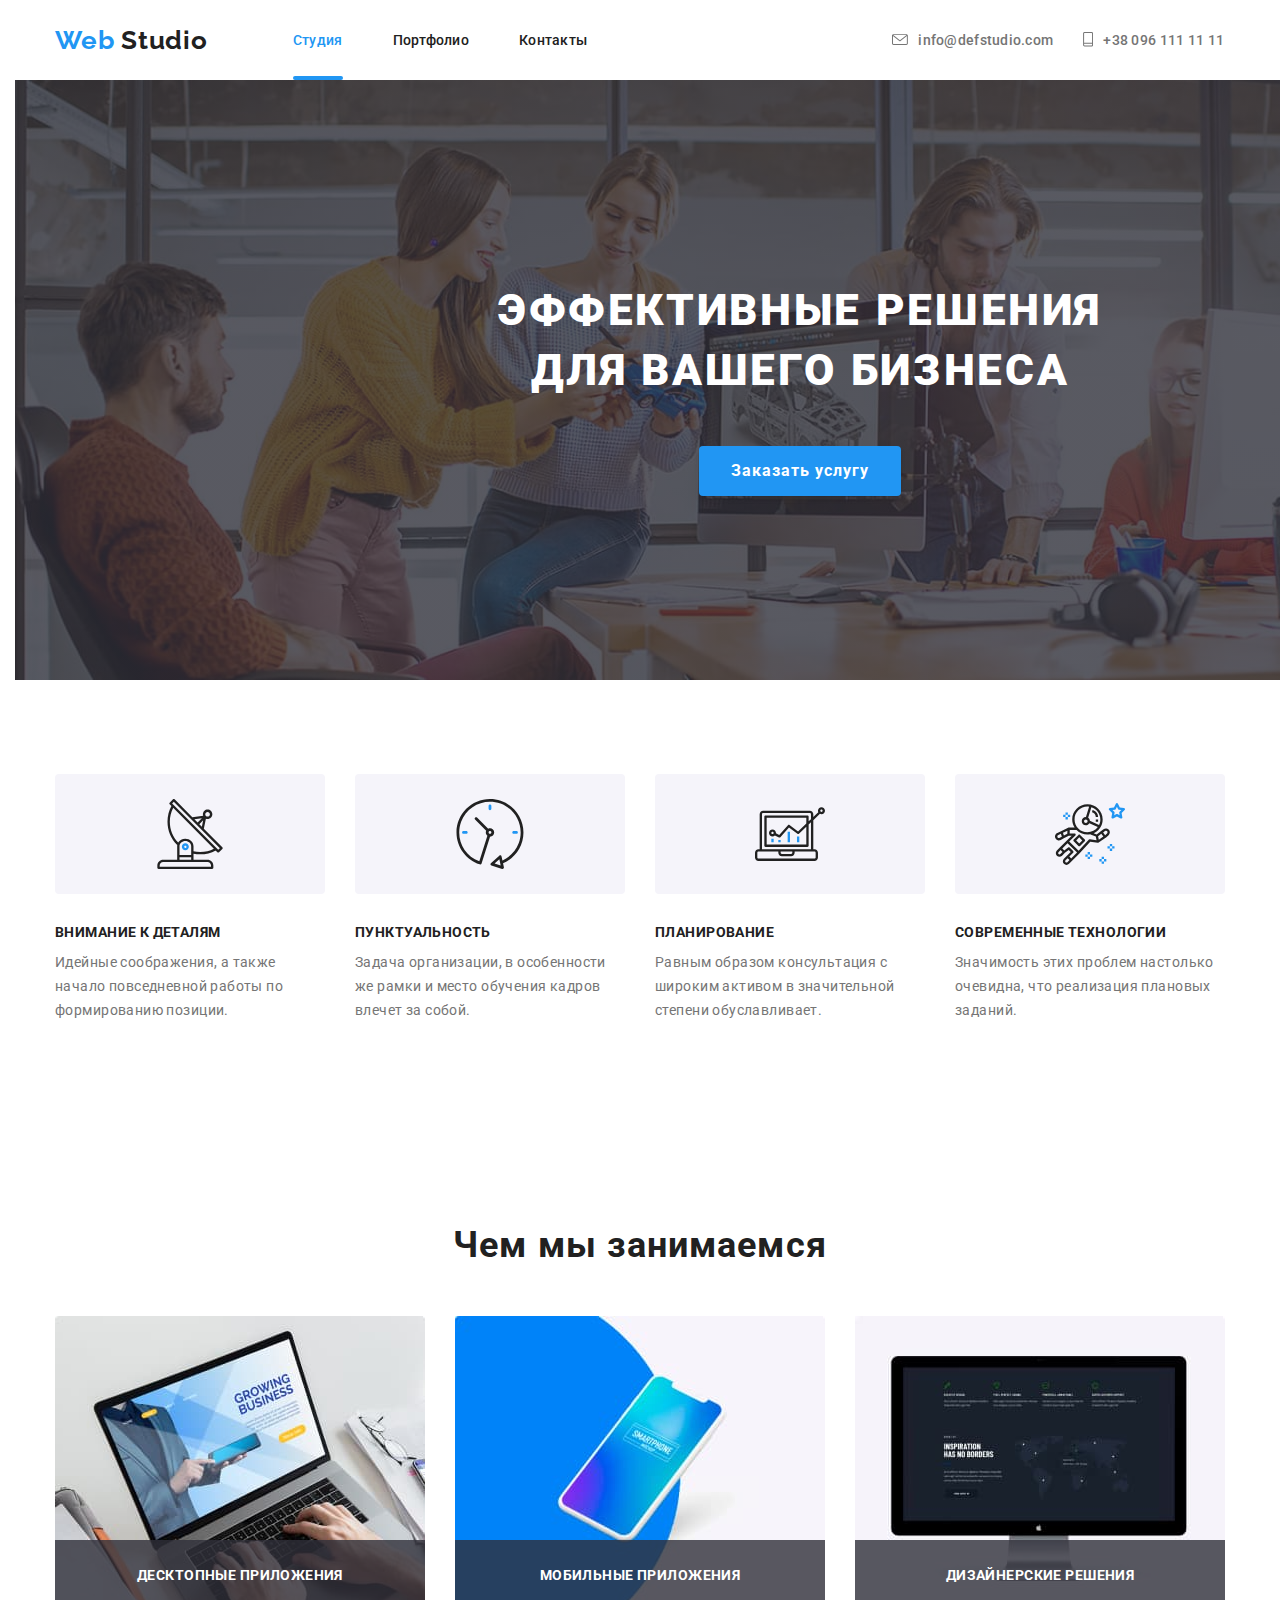
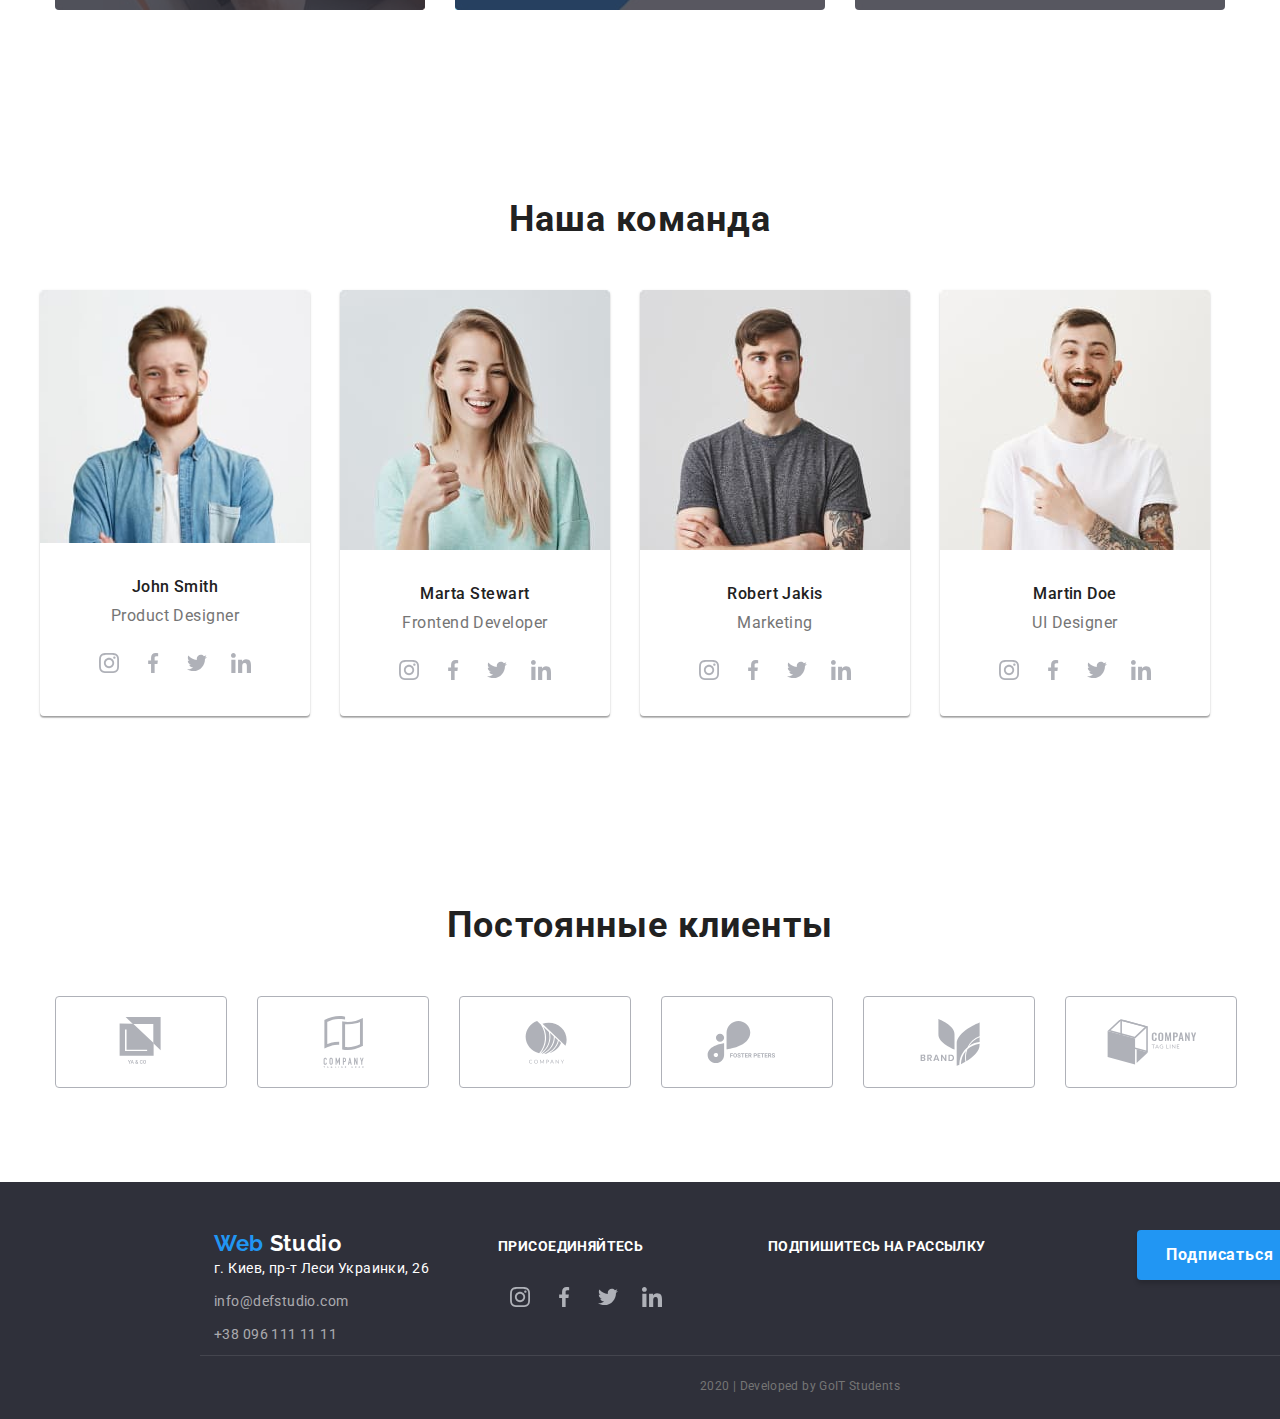
<file: index.html>
<!DOCTYPE html>
<html lang="ru">
  <head>
    <meta charset="UTF-8" />
    <meta name="viewport" content="width=device-width, initial-scale=1.0" />
    <link
      href="https://fonts.googleapis.com/css2?family=Raleway:wght@700&family=Roboto:wght@400;500;700;900&display=swap"
      rel="stylesheet"
    />
    <link
      rel="stylesheet"
      href="https://cdnjs.cloudflare.com/ajax/libs/modern-normalize/0.6.0/modern-normalize.min.css"
    />
    <link rel="stylesheet" href="./css/styles.css" />
    <title>Web Studio</title>
  </head>
  <body>
    <header>
      <div class="container">
        <div class="header-title">
          <nav class="header">
            <a class="logos" href="/"> <span class="logo">Web</span> Studio</a>
            <ul class="social-links">
              <li class="link-title">
                <a href="./index.html" class="link">Студия</a>
              </li>
              <li class="link-title">
                <a href="./portfolio.html">Портфолио</a>
              </li>
              <li class="link-title"><a href="">Контакты</a></li>
            </ul>
          </nav>
          <ul class="contacts">
            <li class="contacts-item">
              <div class="contact-mail">
                <a class="phone" href="maito:info@defstudio.com">
                <svg>
                    <use href="./images/symbol-defs.svg#icon-envelope"></use>
                  </svg>info@defstudio.com</a></div>
            </li>
            <li class="contacts-item">
              <div class="contact-phone">
               <a class="phone-icone" href="tel:+380961111111">
                <svg class="contact-tel">
                  <use href="./images/symbol-defs.svg#icon-tel"></use>
                </svg>+38 096 111 11 11</a></div>
            </li>
          </ul>
        </div>
      </div>
    </header>
    <main>
            <section>
              <div class="box-container">                  
        <div class="averlay">
          <h1 class="preview">эффективные решения для вашего бизнеса</h1>
          <div class="button-items">
            <a class="button" href="">Заказать услугу</a>
        </div> </div>
      </section>
      <section>
        <div class="container-box">
        <h2 class="none">Преимущества нашей студии</h2>
        <ul class="box">
          <li class="box-title">
            <div class="inside">
              <svg class="size">
                <use href="./images/symbol-defs.svg#icon-antenna"></use>
                </svg>
            </div>
            <p class="item">Внимание к деталям</p>
            <p class="text">
              Идейные соображения, а также начало повседневной работы по
              формированию позиции.
            </p>
          </li>
          <li class="box-title">
            <div class="inside">
              <svg class="size">
                <use href="./images/symbol-defs.svg#icon-clock"></use>
              </svg>
            </div>
            <p class="item">Пунктуальность</p>
            <p class="text">
              Задача организации, в особенности же рамки и место обучения кадров
              влечет за собой.
            </p>
          </li>
          <li class="box-title">
            <div class="inside">
              <svg class="size">
                <use href="./images/symbol-defs.svg#icon-computer"></use>
              </svg>
            </div>
            <p class="item">Планирование</p>
            <p class="text">
              Равным образом консультация с широким активом в значительной
              степени обуславливает.
            </p>
          </li>

          <li class="box-title">
            <div class="inside">
              <svg class="size">
                <use href="./images/symbol-defs.svg#icon-cosmonaut"></use>
              </svg>
            </div>
            <p class="item">Современные технологии</p>
            <p class="text">
              Значимость этих проблем настолько очевидна, что реализация
              плановых заданий.
            </p>
          </li>
        </ul>
        </div>
        </div>
      </section>
      <section>
        <div class="container-box">
        <h2 class="heading">Чем мы занимаемся</h2>
        <ul class="items-title">
          <li class="heading-title">
            <img src="./images/comp11.jpg" alt="Компьютер" />
             <p class="items">Десктопные приложения</p>
          </li>
          <li class="heading-title">
            <img src="./images/telephone1.jpg" alt="Телефон" />
              <p class="items">Мобильные приложения</p>
            </li>
          <li class="heading-title">
            <img src="./images/comp21.jpg" alt="Стационарный компьютер" />
              <p class="items">Дизайнерские решения</p>
          </li>
        </ul>
        </div>
        </div>
      </section>
      <section>
        <div class="container-box">
        <h2 class="heading">Наша команда</h2>
        <ul class="meta">
          <li class="holder">
            <img src="./images/jhon1.jpg" alt="Фото John Smith" width="270" class="photo"/>
            <h3 class="name">John Smith</h3>
            <p class="desc">Product Designer</p>
            <ul class="socials">
              <li>
                <a href="https://www.instagram.com/?hl=ru"class="socials-title">
                <div class="soc">
                  <svg class="soc-size">
                    <use href="./images/symbol-defs.svg#icon-instagram"></use>
                  </svg>
                </div>
              </a>
              </li>
              <li >
                <a href="https://www.facebook.com/" class="socials-title">
                <div class="soc">
                  <svg class="soc-size">
                    <use href="./images/symbol-defs.svg#icon-facebook"></use>
                  </svg>
                </div>
                </a>
              </li>
              <li >
                <a href="https://twitter.com/explore" class="socials-title">
                <div class="soc">
                  <svg class="soc-size">
                    <use href="./images/symbol-defs.svg#icon-twitter"></use>
                  </svg>
                </div>
                </a>
              </li>
              <li>
                <a href="https://www.linkedin.com/" class="socials-title">
                <div class="soc">
                  <svg class="soc-size">
                    <use href="./images/symbol-defs.svg#icon-linkedln"></use>
                  </svg>
                </div>
                </a>
              </li>
            </ul>
          </li>
          <li class="holder">
            <img
              src="./images/marta1.jpg"
              alt="Фото Marta Stewart"
              width="270" class="photo"
            />
            <h3 class="name">Marta Stewart</h3>
            <p class="desc">Frontend Developer</p>
            <ul class="socials">
              <li>
                <a href="https://www.instagram.com/?hl=ru" class="socials-title">
                  <div class="soc">
                    <svg class="soc-size">
                      <use href="./images/symbol-defs.svg#icon-instagram"></use>
                    </svg>
                  </div>
                </a>
              </li>
              <li>
                <a href="https://www.facebook.com/" class="socials-title">
                  <div class="soc">
                    <svg class="soc-size">
                      <use href="./images/symbol-defs.svg#icon-facebook"></use>
                    </svg>
                  </div>
                </a>
              </li>
              <li>
                <a href="https://twitter.com/explore" class="socials-title">
                  <div class="soc">
                    <svg class="soc-size">
                      <use href="./images/symbol-defs.svg#icon-twitter"></use>
                    </svg>
                  </div>
                </a>
              </li>
              <li>
                <a href="https://www.linkedin.com/" class="socials-title">
                  <div class="soc">
                    <svg class="soc-size">
                      <use href="./images/symbol-defs.svg#icon-linkedln"></use>
                    </svg>
                  </div>
                </a>
              </li>
            </ul>
          </li>
          <li class="holder">
            <img
              src="./images/robert1.jpg"
              alt="Фото Robert Jakis"
              width="270" class="photo"
            />
            <h3 class="name">Robert Jakis</h3>
            <p class="desc">Marketing</p>
            <ul class="socials">
              <li>
                <a href="https://www.instagram.com/?hl=ru" class="socials-title">
                  <div class="soc">
                    <svg class="soc-size">
                      <use href="./images/symbol-defs.svg#icon-instagram"></use>
                    </svg>
                  </div>
                </a>
              </li>
              <li>
                <a href="https://www.facebook.com/" class="socials-title">
                  <div class="soc">
                    <svg class="soc-size">
                      <use href="./images/symbol-defs.svg#icon-facebook"></use>
                    </svg>
                  </div>
                </a>
              </li>
              <li>
                <a href="https://twitter.com/explore" class="socials-title">
                  <div class="soc">
                    <svg class="soc-size">
                      <use href="./images/symbol-defs.svg#icon-twitter"></use>
                    </svg>
                  </div>
                </a>
              </li>
              <li>
                <a href="https://www.linkedin.com/" class="socials-title">
                  <div class="soc">
                    <svg class="soc-size">
                      <use href="./images/symbol-defs.svg#icon-linkedln"></use>
                    </svg>
                  </div>
                </a>
              </li>
            </ul>
          </li>
          <li class="holder">
            <img
              src="./images/martin1.jpg"
              alt="Фото Martin Doe"
              width="270"
              height="260" class="photo"
            />
            <h3 class="name">Martin Doe</h3>
            <p class="desc">UI Designer</p>
            <ul class="socials">
              <li>
                <a href="https://www.instagram.com/?hl=ru" class="socials-title">
                  <div class="soc">
                    <svg class="soc-size">
                      <use href="./images/symbol-defs.svg#icon-instagram"></use>
                    </svg>
                  </div>
                </a>
              </li>
              <li>
                <a href="https://www.facebook.com/" class="socials-title">
                  <div class="soc">
                    <svg class="soc-size">
                      <use href="./images/symbol-defs.svg#icon-facebook"></use>
                    </svg>
                  </div>
                </a>
              </li>
              <li>
                <a href="https://twitter.com/explore" class="socials-title">
                  <div class="soc">
                    <svg class="soc-size">
                      <use href="./images/symbol-defs.svg#icon-twitter"></use>
                    </svg>
                  </div>
                </a>
              </li>
              <li>
                <a href="https://www.linkedin.com/" class="socials-title">
                  <div class="soc">
                    <svg class="soc-size">
                      <use href="./images/symbol-defs.svg#icon-linkedln"></use>
                    </svg>
                  </div>
                </a>
              </li>
            </ul>
          </li>
        </ul>
        </div>
      </section>
      <section>
        <div class="container-box">
        <h2 class="heading">Постоянные клиенты</h2>
        <ul class="list">
          <li class="list-title">
            <a href="" class="list-t">
              <svg class="list-l">
                <use href="./images/symbol-defs.svg#icon-client1"></use>
              </svg>
            </a>
          </li>
          <li class="list-title">
            <a href="" class="list-t">
              <svg class="list-l">
                <use href="./images/symbol-defs.svg#icon-client2"></use>
              </svg>
            </a>
          </li>
          <li class="list-title">
            <a href="" class="list-t">
              <svg class="list-l">
                <use href="./images/symbol-defs.svg#icon-client3"></use>
              </svg>
            </a>
          </li>
          <li class="list-title">
            <a href="" class="list-t">
              <svg class="list-l">
                <use href="./images/symbol-defs.svg#icon-client4"></use>
              </svg>
            </a>
          </li>
          <li class="list-title">
            <a href="" class="list-t">
              <svg class="list-l">
                <use href="./images/symbol-defs.svg#icon-client5"></use>
              </svg>
            </a>
          </li>
          <li class="list-title">
            <a href="" class="list-t">
              <svg class="list-l">
                <use href="./images/symbol-defs.svg#icon-client6"></use>
              </svg>
            </a>
          </li>
        </ul>
        </div>
      </section>
    </main>
    <footer>
      <div class="container-footer">
      <div class="footer">
        <div class="avatar">
          <a href="/" class="logos-footer">
            <span class="logo">Web</span> Studio</a>
          <address>
            <ul class="adress">
              <div class="adress">г. Киев, пр-т Леси Украинки, 26</div>
              <li class="mobile-title">
                <a href="maito:info@defstudio.com" class="mobile">info@defstudio.com</a>
              </li>
              <li class="mobile-title">
                <a href="tel:+380961111111" class="mobile">+38 096 111 11 11</a>
              </li>
            </ul>
          </address>
        </div>
        <div class="content">
          <p class="list-items">Присоединяйтесь</p>
          <ul class="content-title">
            <li>
              <a href="https://www.instagram.com/?hl=ru" class="socials-title">
                <div class="soc">
                  <svg class="soc-size">
                    <use href="./images/symbol-defs.svg#icon-instagram"></use>
                  </svg>
                </div>
              </a>
              </li>
              <li>
                <a href="https://www.facebook.com/" class="socials-title">
                  <div class="soc">
                    <svg class="soc-size">
                      <use href="./images/symbol-defs.svg#icon-facebook"></use>
                    </svg>
                  </div>
                </a>
              </li>
              <li>
                <a href="https://twitter.com/explore" class="socials-title">
                  <div class="soc">
                    <svg class="soc-size">
                      <use href="./images/symbol-defs.svg#icon-twitter"></use>
                    </svg>
                  </div>
                </a>
              </li>
              <li>
                <a href="https://www.linkedin.com/" class="socials-title">
                  <div class="soc">
                    <svg class="soc-size">
                      <use href="./images/symbol-defs.svg#icon-linkedln"></use>
                    </svg>
                  </div>
                </a>
              </li>
          </ul>
        </div>
        <div class="aside-list"> 
          <p class="list-items">Подпишитесь на рассылку</p>
          </div>
          <div >
            <a  class="button-footer" href="">Подписаться</a>
          </div>
      </div>
    <div class="aside">
      <p class="aside-footer">2020 | Developed by GoIT Students</p>
    </div>
      </div>
    </footer>
  </body>
</html>
</file>
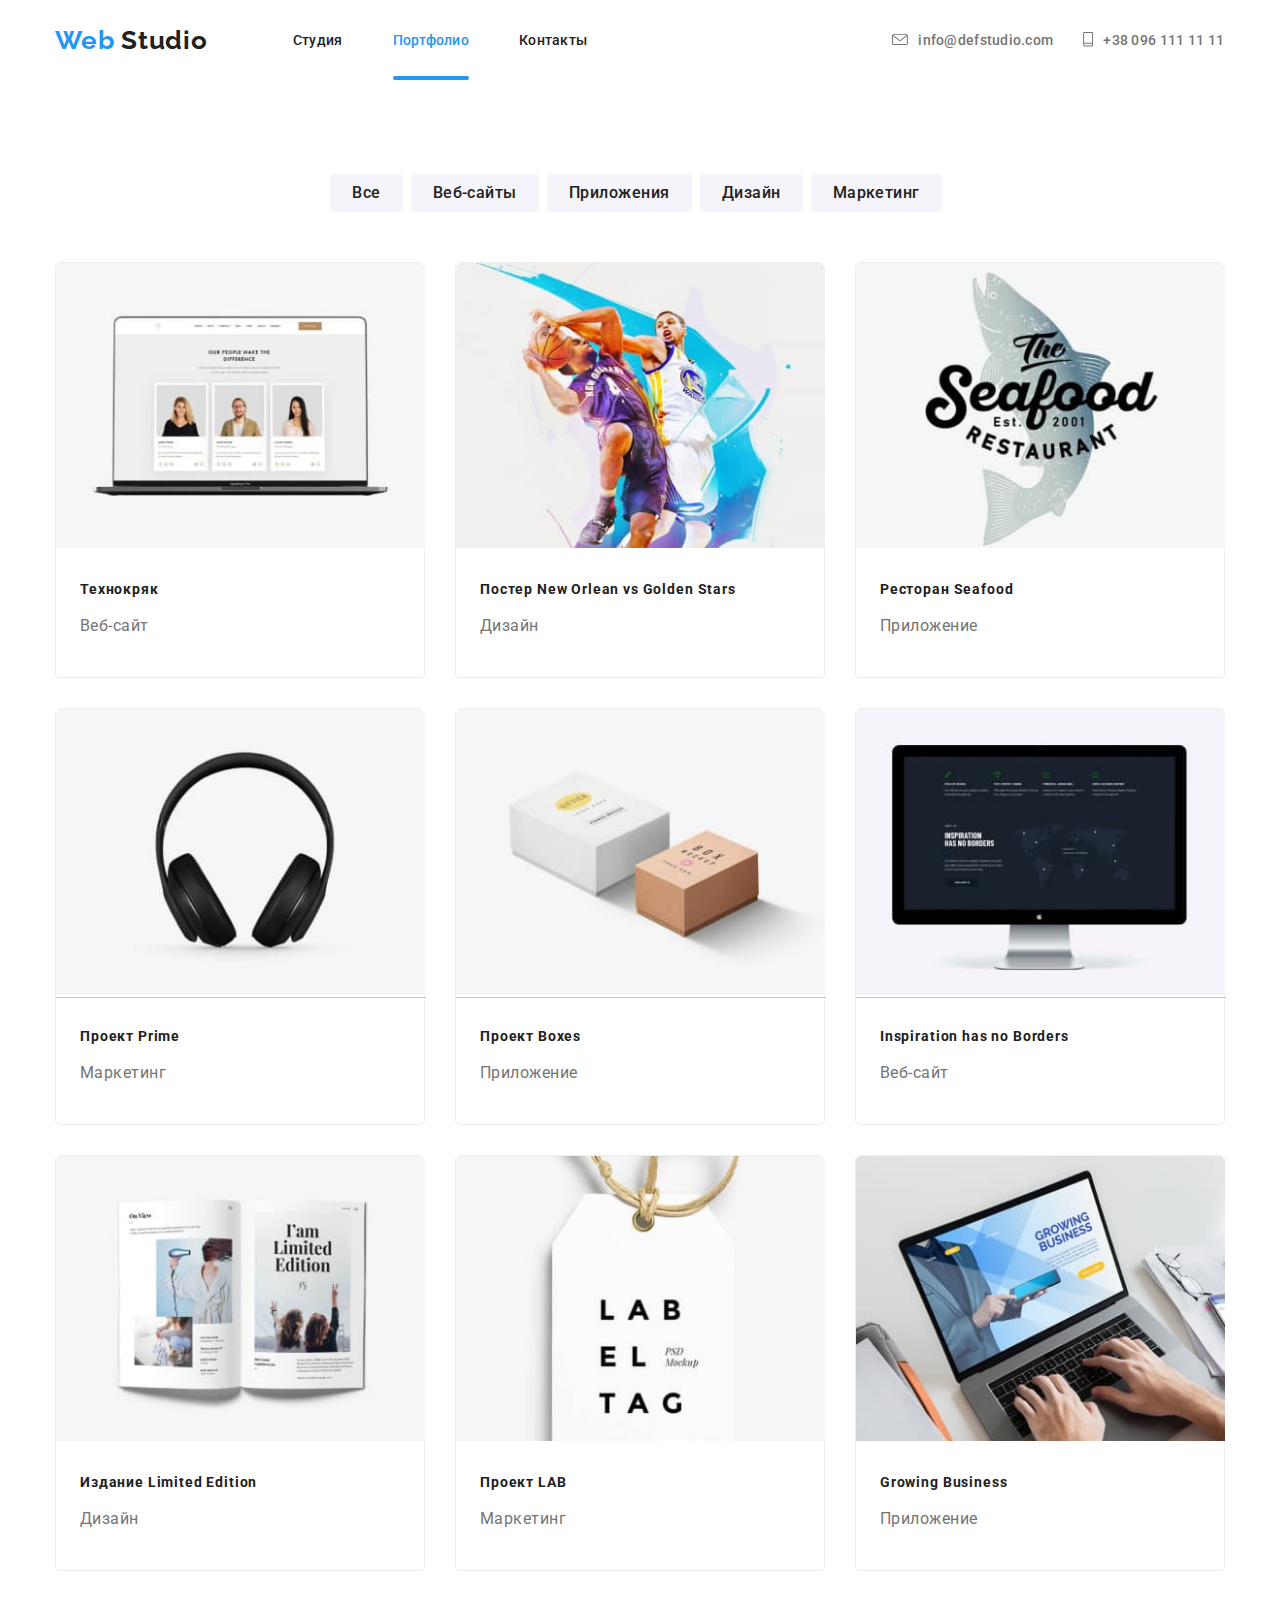
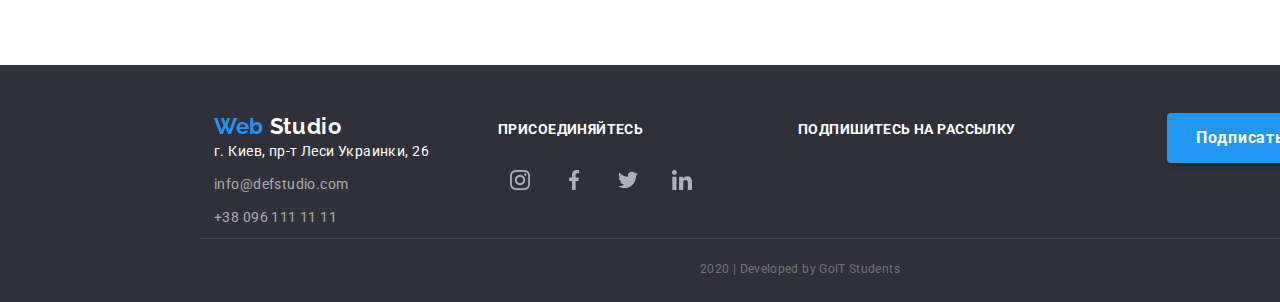
<file: portfolio.html>
<!DOCTYPE html>
<html lang="ru">
  <head>
    <meta charset="UTF-8" />
    <meta name="viewport" content="width=device-width, initial-scale=1.0" />
    <link
      href="https://fonts.googleapis.com/css2?family=Raleway:wght@700&family=Roboto:wght@400;500;700;900&display=swap"
      rel="stylesheet"
    />
    <link
      rel="stylesheet"
      href="https://cdnjs.cloudflare.com/ajax/libs/modern-normalize/0.6.0/modern-normalize.min.css"
    />
    <link rel="stylesheet" href="./css/styles.css" />
    <title>Web Studio</title>
  </head>
  <body>
    <header>
      <div class="container">
        <div class="header-title">
          <nav class="header">
            <a class="logos" href="/"> <span class="logo">Web</span> Studio</a>
            <ul class="social-links">
              <li class="link-title">
                <a href="./index.html">Студия</a>
              </li>
              <li class="link-title">
                <a href="./portfolio.html" class="link">Портфолио</a>
              </li>
              <li class="link-title"><a href="">Контакты</a></li>
            </ul>
          </nav>
          <ul class="contacts">
            <li class="contacts-item">
              <div class="contact-mail">
                <a class="phone" href="maito:info@defstudio.com">
                  <svg>
                    <use href="./images/symbol-defs.svg#icon-envelope"></use>
                  </svg>info@defstudio.com</a></div>
            </li>
            <li class="contacts-item">
              <div class="contact-phone">
                <a class="phone-icone" href="tel:+380961111111">
                  <svg class="contact-tel">
                    <use href="./images/symbol-defs.svg#icon-tel"></use>
                  </svg>+38 096 111 11 11</a></div>
            </li>
          </ul>
        </div>
      </div>
    </header>
    <main>
      <div class="none"><h1>Портфолио</h1></div>
      <div class="flex">
        <ul class="widget">
        <li >
          <a href="" class="title">Все</a></li>
          <li>
            <a href="" class="title">Веб-сайты</a></li>
            <li>
              <a href="" class="title">Приложения</a></li>
              <li>
                <a href="" class="title">Дизайн</a></li>
              <li>
                <li>
                  <a href="" class="title">Маркетинг</a></li>
                <li>
              </ul>
      <ul class="flex-container">
        <li class="flex-element">
          <a href="" class="subject-title">
            <div class="picture-subject">
              <img src="./images/tehnokryak1.jpg" alt="Компьютер с открытой веб-страницей"/>
            <div class="overlay"><p class="subject-text">Технокряк это современная площадка распространения коронавируса. Компании используют эту
              платформу для цифрового
              шпионажа и атак на защищённые сервера конкурентов.</p></div>
            </div>
            <h2 class="subject">Технокряк</h2>
            <p class="subtitle">Веб-сайт</p>
          </a>
        </li>
        <li class="flex-element">
          <a href="" class="subject-title">
            <div class="picture-subject">
            <img src="./images/man1.jpg" alt="Баскетболисты борющиеся за мяч" />
            <div class="overlay">
              <p class="subject-text">Lorem ipsum dolor sit amet.</p>
            </div>
            </div>
           <h2 class="subject">Постер New Orlean vs Golden Stars</h2>
          <p class="subtitle">Дизайн</p>
          </a>
        </li>
        <li class="flex-element">
          <a href="" class="subject-title">
            <div class="picture-subject">
            <img src="./images/fish1.jpg" alt="Логотип ресторана Seafood" />
            <div class="overlay">
              <p class="subject-text">Lorem ipsum dolor sit amet.</p>
            </div>
            </div>
          <h2 class="subject">Ресторан Seafood</h2>
          <p class="subtitle">Приложение</p>
          </a>          
        </li>
        <li class="flex-element">
          <a href="" class="subject-title">
            <div class="picture-subject">
            <img src="./images/hp1.jpg" alt="Наушники" />
            <div class="overlay">
              <p class="subject-text">Lorem ipsum dolor sit amet.</p>
            </div>
            </div>
          <h2 class="subject">Проект Prime</h2>
          <p class="subtitle">Маркетинг</p>
          </a>
        </li>
        <li class="flex-element">
          <a href="" class="subject-title">
            <div class="picture-subject">
            <img src="./images/box1.jpg" alt="Две коробки на столе" />
            <div class="overlay">
              <p class="subject-text">Lorem ipsum dolor sit amet.</p>
            </div>
            </div>
          <h2 class="subject">Проект Boxes</h2>
          <p class="subtitle">Приложение</p>
          </a>
        </li>
        <li class="flex-element">
          <a href="" class="subject-title">
            <div class="picture-subject">
            <img src="./images/comp31.jpg" alt="Компьютер" />
            <div class="overlay">
              <p class="subject-text">Lorem ipsum dolor sit amet.</p>
            </div>
            </div>
          <h2 class="subject">Inspiration has no Borders</h2>
          <p class="subtitle">Веб-сайт</p>
          </a>
        </li>
        <li class="flex-element">
          <a href="" class="subject-title">
            <div class="picture-subject">
            <img src="./images/book1.jpg" alt="Развернутая книга на столе" />
            <div class="overlay">
              <p class="subject-text">Lorem ipsum dolor sit amet.</p>
            </div>
            </div>
          <h2 class="subject">Издание Limited Edition</h2>
          <p class="subtitle">Дизайн</p>
          </a>
        </li>
        <li class="flex-element">
          <a href="" class="subject-title">
            <div class="picture-subject">
            <img src="./images/lab1.jpg" alt="Бирка с логотипом Лаб" />
            <div class="overlay">
              <p class="subject-text">Lorem ipsum dolor sit amet.</p>
            </div>
            </div>
          <h2 class="subject">Проект LAB</h2>
          <p class="subtitle">Маркетинг</p>
          </a>
        </li>
        <li class="flex-element">
          <a href="" class="subject-title">
            <div class="picture-subject">
            <img src="./images/laptop1.jpg" alt="Ноутбук" />
            <div class="overlay">
              <p class="subject-text">Lorem ipsum dolor sit amet.</p>
            </div>
            </div>
          <h2 class="subject">Growing Business</h2>
          <p class="subtitle">Приложение</p>
          </a>
        </li></div>
      </ul>
    </main>
    <footer>
      <div class="container-footer">
        <div class="footer">
          <div class="avatar">
            <a href="/" class="logos-footer">
              <span class="logo">Web</span> Studio</a>
            <address>
              <ul class="adress">
                <div class="adress">г. Киев, пр-т Леси Украинки, 26</div>
                <li class="mobile-title">
                  <a href="maito:info@defstudio.com" class="mobile">info@defstudio.com</a>
                </li>
                <li class="mobile-title">
                  <a href="tel:+380961111111" class="mobile">+38 096 111 11 11</a>
                </li>
              </ul>
            </address>
          </div>
          <div class="content">
            <p class="list-items">Присоединяйтесь</p>
            <ul class="content-title">
              <li class="socials-title">
                <div class="soc">
                  <svg class="soc-size">
                    <use href="./images/symbol-defs.svg#icon-instagram"></use>
                  </svg>
                </div>
                <a href="https://www.instagram.com/?hl=ru"></a>
              </li>
              <li class="socials-title">
                <div class="soc">
                  <svg class="soc-size">
                    <use href="./images/symbol-defs.svg#icon-facebook"></use>
                  </svg>
                </div>
                <a href="https://www.facebook.com/"></a>
              </li>
              <li class="socials-title">
                <div class="soc">
                  <svg class="soc-size">
                    <use href="./images/symbol-defs.svg#icon-twitter"></use>
                  </svg>
                </div>
                <a href="https://twitter.com/explore"></a>
              </li>
              <li class="socials-title">
                <div class="soc">
                  <svg class="soc-size">
                    <use href="./images/symbol-defs.svg#icon-linkedln"></use>
                  </svg>
                </div>
                <a href="https://www.linkedin.com/"></a>
              </li>
            </ul>
          </div>
          <div class="aside-list">
            <p class="list-items">Подпишитесь на рассылку</p>
          </div>
          <div>
            <a class="button-footer" href="">Подписаться</a>
          </div>
        </div>
        <div class="aside">
          <p class="aside-footer">2020 | Developed by GoIT Students</p>
        </div>
      </div>
    </footer>
  </body>
</html>
</file>
<file: css/styles.css>
html {
  box-sizing: border-box;
}

*,
*::before,
*::after {
  box-sizing: inherit;
}

body {
  font-family: Roboto;
  color: #212121;
}
.header {
  display: flex;
  align-items: center;
  background: #ffffff;
  color: #212121;
  font-family: Roboto;
  font-style: normal;
  font-weight: 500;
  font-size: 14px;
  line-height: 16px;
  letter-spacing: 0.02em;
}
.header-title {
  display: flex;
  height: 80px;
  align-items: center;
}
.container {
  width: 1200px;
  margin-left: auto;
  margin-right: auto;
  padding-left: 15px;
  padding-right: 15px;
}
.container-box {
  align-items: center;
  width: 1200px;
  margin-left: auto;
  margin-right: auto;
  padding-left: 15px;
  padding-right: 15px;
  padding-top: 94px;
  padding-bottom: 94px;
}
.container-footer {
  align-items: center;
  width: 1600px;
  margin-left: auto;
  margin-right: auto;
  padding-top: 48px;
  padding-bottom: 21px;
  background: #2f303a;
}
.box-container {
  align-items: center;
  width: 1600px;
  margin-left: auto;
  margin-right: auto;
  padding-left: 15px;
  padding-right: 15px;
}
.averlay {
  height: 600px;
  max-width: 1600px;
  background-image: linear-gradient(
      to right,
      rgba(47, 48, 58, 0.8),
      rgba(47, 48, 58, 0.8)
    ),
    url(../images/Header1.jpg);
  background-repeat: no-repeat;
  background-position: center;
  background-size: cover;
  padding-top: 200px;
  padding-bottom: 200px;
}
.flex-container {
  display: flex;
  flex-wrap: wrap;
  align-items: center;
  width: 1200px;
  margin-left: auto;
  margin-right: auto;
}
.flex-element {
  width: calc((100% - 90px) / 3);
  margin-right: 30px;
  margin-bottom: 30px;
  background: #ffffff;
  border: 1px solid #eeeeee;
  box-sizing: border-box;
  border-radius: 5px;
}
.flex-element:nth-last-child(-n + 3) {
  margin-bottom: 0;
}
.flex-element:nth-child(3n) {
  margin-right: 0;
}
.flex-element:hover {
  box-shadow: 1px 4px 6px rgba(0, 0, 0, 0.16), 0px 4px 4px rgba(0, 0, 0, 0.06),
    0px 1px 1px rgba(0, 0, 0, 0.12);
}
.subject-title:focus {
  box-shadow: 1px 4px 6px rgba(0, 0, 0, 0.16), 0px 4px 4px rgba(0, 0, 0, 0.06),
    0px 1px 1px rgba(0, 0, 0, 0.12);
}
.flex-element img {
  max-width: 369px;
}
.logo {
  color: #2196f3;
}
.logos {
  justify-content: start;
  margin-right: 85px;
  font-style: normal;
  font-weight: bold;
  font-size: 26px;
  line-height: 31px;
  letter-spacing: 0.03em;
  font-family: Raleway;
}
.logos-footer {
  margin-bottom: 10px;
  font-family: Raleway;
  font-style: normal;
  font-weight: bold;
  font-size: 22px;
  line-height: 26px;
  letter-spacing: 0.03em;
  color: #ffffff;
}
a {
  margin-top: 0;
  margin-bottom: 0;
  padding-top: 0;
  padding-bottom: 0;
  text-decoration: none;
  font-size: 14px;
  line-height: 16px;
  color: #212121;
}
a:hover {
  color: #2196f3;
}
a:hover.title {
  color: white !important;
}
a:hover.button {
  color: white !important;
}
a:hover.button-footer {
  color: white !important;
}
a:hover.subject-title {
  color: #212121 !important;
}

ul {
  margin-top: 0;
  margin-bottom: 0;
  margin-left: 0;
  margin-right: 0;
  list-style: none;
  padding-left: 0;
  padding-top: 0;
  padding-right: 0;
}
.link {
  position: relative;
  color: #2196f3;
  font-style: normal;
  font-weight: 500;
  font-size: 14px;
  line-height: 16px;
  letter-spacing: 0.02em;
}
.link::after {
  display: block;
  position: absolute;
  content: '';
  left: 0;
  bottom: 0;
  width: 100%;
  height: 4px;
  background-color: #2196f3;
  border-radius: 2px;
}
.social-links {
  display: flex;
  font-style: normal;
  font-weight: 500;
  font-size: 14px;
  line-height: 16px;
  letter-spacing: 0.02em;
}
.social-links a:focus {
  color: #2196f3;
}
.link-title {
  display: block;
  margin-right: 50px;
  font-style: normal;
  font-weight: 500;
  font-size: 14px;
  line-height: 16px;
  letter-spacing: 0.02em;
}
.link-title a {
  padding-top: 32px;
  padding-bottom: 32px;
}
a {
  transition-property: color;
  transition-duration: 250ms;
  transition-timing-function: cubic-bezier(0.4, 0, 0.2, 1);
}
.link-title:last-child {
  margin-right: 0;
}
.adress {
  margin-bottom: 9px;
  font-style: normal;
  font-weight: normal;
  font-size: 14px;
  line-height: 24px;
  letter-spacing: 0.03em;
  color: #ffffff;
}
.mobile {
  font-style: normal;
  font-weight: normal;
  font-size: 14px;
  line-height: 24px;
  letter-spacing: 0.03em;
  color: rgba(255, 255, 255, 0.6);
}
.mobile-title {
  margin-bottom: 9px;
}
.mobile-title:last-child {
  margin-bottom: 0px;
}
.phone {
  color: #757575;
  font-style: normal;
  font-weight: 500;
  font-size: 14px;
  line-height: 16px;
  letter-spacing: 0.02em;
  transition-property: color;
  transition-duration: 250ms;
  transition-timing-function: cubic-bezier(0.4, 0, 0.2, 1);
}
.phone:hover {
  color: #2196f3;
}
.phone:focus {
  color: #2196f3;
}
.phone:focus svg {
  --color4: #2196f3;
}
.phone-icone {
  display: flex;
  font-style: normal;
  font-weight: 500;
  font-size: 14px;
  line-height: 16px;
  letter-spacing: 0.02em;

  color: #757575;
}
.phone-icone:hover {
  color: #2196f3;
}
.phone-icone:focus {
  color: #2196f3;
}
.phone-icone:focus svg {
  --color4: #2196f3;
}
.contacts {
  display: flex;
  margin-top: 0;
  margin-bottom: 0;
  margin-left: 305px;
}
.contacts-item:focus {
  -moz-text-decoration-color: #2196f3;
  --color4: #2196f3;
}
.contact-mail {
  display: flex;
  align-items: center;
}
.contact-mail:hover svg {
  --color4: #2196f3;
}

.contact-mail svg {
  width: 16px;
  height: 11.2px;
  margin-right: 10px;
}
.contact-phone {
  display: flex;
  justify-content: center;
  align-items: center;
}
.contact-phone:hover svg {
  --color4: #2196f3;
}
.contacts-item {
  display: flex;
  height: 16px;
  padding: 0;
  margin-right: 30px;
}
.contacts-item:last-child {
  margin-right: 0;
}
.contacts-item .phone:focus {
  color: #2196f3;
}
.contact-tel {
  display: flex;
  justify-content: center;
  align-items: center;
  width: 10px;
  height: 14.94px;
  margin-right: 10px;
}
.preview {
  margin-top: 0;
  margin-bottom: 46px;
  color: #ffffff;
  font-style: normal;
  font-weight: 900;
  font-size: 44px;
  line-height: 60px;
  letter-spacing: 0.06em;
  text-transform: uppercase;
  text-align: center;
  width: 646px;
  margin-left: auto;
  margin-right: auto;
}
.button {
  display: inline-block;
  text-align: center;
  font-style: normal;
  font-weight: bold;
  font-size: 16px;
  line-height: 30px;
  letter-spacing: 0.06em;
  color: #ffffff;
  min-width: 200px;
  padding: 10px 32px;
  background: #2196f3;
  box-shadow: 0px 4px 4px rgba(0, 0, 0, 0.15);
  border-radius: 4px;
}
.button-items {
  text-align: center;
}
p {
  color: #757575;
}
.text {
  width: 270px;
  margin-top: 0;
  text-align: left;
  font-style: normal;
  font-weight: normal;
  font-size: 14px;
  line-height: 24px;
  letter-spacing: 0.03em;
}
.name {
  height: 19px;
  font-style: normal;
  font-weight: 500;
  font-size: 16px;
  text-align: center;
  letter-spacing: 0.03em;
  margin-bottom: 10px;
}
.desc {
  margin-top: 0;
  margin-bottom: 16px;
  font-style: normal;
  font-weight: normal;
  text-align: center;
  font-size: 16px;
  line-height: 19px;
  letter-spacing: 0.03em;
}

h2 {
  margin-top: 0;
  margin-bottom: 50px;
  font-style: normal;
  font-weight: bold;
  font-size: 36px;
  line-height: 42px;
  letter-spacing: 0.03em;
  text-align: center;
}
.heading {
  display: flex;
  justify-content: center;
}
.none {
  display: none;
}
h3 {
  margin-top: 0;
  margin-bottom: 0;
  font-style: normal;
  font-weight: 500;
  font-size: 16px;
  line-height: 19px;
  letter-spacing: 0.03em;
  color: #212121;
  text-align: center;
}
.picture {
  width: 270px;
  height: 120px;
  margin-bottom: 30px;
  background: #f5f4fa;
  border-radius: 4px;
  text-align: center;
}
.inside {
  display: flex;
  justify-content: center;
  align-items: center;
  width: 270px;
  height: 120px;
  margin-bottom: 30px;
  background: #f5f4fa;
  border-radius: 4px;
}
.size {
  display: inline-block;
  width: 70px;
  height: 70px;
}
.box {
  display: flex;
  text-align: center;
}
.box-title {
  margin-right: 30px;
}
.box-title :last-child {
  margin-right: 0;
}
.item {
  width: 270px;
  margin-top: 0;
  margin-bottom: 10px;
  text-align: left;
  font-style: normal;
  font-weight: bold;
  font-size: 14px;
  line-height: 16px;
  letter-spacing: 0.03em;
  text-transform: uppercase;
  color: #212121;
}
.items {
  position: absolute;
  bottom: 0;
  left: 0;
  margin-top: 0;
  margin-bottom: 0;
  width: 370px;
  padding: 27px 82px;
  font-style: normal;
  font-weight: bold;
  font-size: 14px;
  line-height: 16px;
  text-align: center;
  letter-spacing: 0.03em;
  text-transform: uppercase;
  color: #ffffff;
  background: rgba(47, 48, 58, 0.8);
  border-radius: 0px 0px 4px 4px;
}
.list-items {
  margin-top: 8px;
  margin-bottom: 21px;
  font-style: normal;
  font-weight: bold;
  font-size: 14px;
  line-height: 16px;
  text-align: left;
  letter-spacing: 0.03em;
  text-transform: uppercase;
  color: #ffffff;
}
.link-title p {
  margin-top: 0;
}
.items-title {
  display: flex;
  margin-top: 50px;
  text-align: center;
}
.aside-list {
  height: 45px;
  margin-right: 151px;
}
.heading-title {
  position: relative;
  margin-right: 30px;
}
.heading-title:last-child {
  margin-right: 0;
}
.heading-title img {
  display: block;
  line-height: 0;
}
.meta {
  display: flex;
  justify-content: center;
}
.meta:last-child {
  margin-right: 0;
}
.fff {
  display: inline-block;
}

.subject {
  height: 36px;
  margin-top: 20px;
  padding-left: 24px;
  padding-right: 24px;
  margin-bottom: 4px;
  text-align: left;
  font-style: normal;
  font-weight: bold;
  font-size: 100%;
  line-height: 36px;
  letter-spacing: 0.06em;
}

.subject-title {
  display: inline-block;
  padding-bottom: 20px;
}
.subject-text {
  display: flex;
  padding: 63px 24px;
  margin: 0;
  font-style: normal;
  font-weight: normal;
  font-size: 18px;
  line-height: 28px;
  /* or 156% */

  letter-spacing: 0.03em;

  color: #ffffff;
  position: absolute;
  top: 0;
  left: 0;
  width: 100%;
  height: 100%;
}
.overlay {
  display: inline-block;
  content: '';
  position: absolute;
  top: 0;
  left: 0;
  width: 100%;
  height: 100%;

  background: rgba(33, 150, 243, 0.9);
  transform: translateY(100%);
  transition-property: transform;
  transition-duration: 250ms;
  transition-timing-function: cubic-bezier(0.4, 0, 0.2, 1);
}
.picture-subject {
  display: block;
  overflow: hidden;
  position: relative;
  width: 370px;
}
.subject-title:hover .overlay {
  transform: translateY(0%);
}
.subject-title:focus .overlay {
  transform: translateY(0%);
}
.subtitle {
  height: 30px;
  padding-left: 24px;
  padding-right: 24px;
  margin-top: 0;
  font-style: normal;
  font-weight: normal;
  font-size: 16px;
  line-height: 30px;
  letter-spacing: 0.03em;
}
.socials {
  display: flex;
  justify-content: center;
}
.socials-title:hover {
  background-color: #2196f3;
}
.socials-title:focus {
  background-color: #2196f3;
}
.socials a {
  display: block;
  line-height: 0;
}
.socials-title {
  display: inline-block;
  width: 44px;
  height: 44px;
  fill: var(--svg-color);
  border-radius: 50%;
  background-size: 20px;
  padding: 12px 12px;
  margin-right: 10px;
  text-align: center;
  transition-property: var(--color3), background-color;
  transition-duration: 250ms, 250ms;
  transition-timing-function: cubic-bezier(0.4, 0, 0.2, 1),
    cubic-bezier(0.4, 0, 0.2, 1);
}
.socials-title:last-child {
  margin-right: 0;
}
.socials-title:hover svg {
  --color3: #ffffff;
}
.socials-title:focus svg {
  --color3: #ffffff;
}
.soc {
  display: flex;
  justify-content: center;
}
.soc-size {
  width: 20px;
  height: 20px;
}
.content a {
  display: block;
  line-height: 0;
}
.name h3 {
  display: block;
  line-height: 0;
}
.holder {
  background: #ffffff;
  box-shadow: 0px 2px 1px rgba(0, 0, 0, 0.2), 0px 1px 1px rgba(0, 0, 0, 0.14),
    0px 1px 3px rgba(0, 0, 0, 0.12);
  border-radius: 4px;
  margin-right: 30px;
  padding-bottom: 24px;
}
.holder :last-child {
  margin-right: 0;
}
.photo {
  margin-bottom: 30px;
}

.popup {
  font-style: normal;
  font-weight: normal;
  font-size: 18px;
  line-height: 28px;
  letter-spacing: 0.03em;
  color: #ffffff;
}
.aside {
  width: 1200px;
  margin-top: 0;
  margin-bottom: 0;
  margin-left: auto;
  margin-right: auto;
  padding-top: 18px;
  padding-bottom: 0;
  font-style: normal;
  font-weight: normal;
  background: #2f303a;
  font-size: 12px;
  line-height: 24px;
  text-align: center;
  letter-spacing: 0.03em;
  color: rgba(255, 255, 255, 0.4);
  border-top: 1px solid rgba(255, 255, 255, 0.1);
}
.aside p {
  display: block;
  margin-top: 0;
  margin-bottom: 0;
}

.list {
  display: flex;
}
.list-title {
  margin-right: 30px;
  border: 1px solid #afb1b8;
  box-sizing: border-box;
  border-radius: 4px;
  cursor: pointer;
  fill: #afb1b8;
  color: #afb1b8;
  transition-property: border, fill, color;
  transition-duration: 250ms, 250ms, 250ms;
  transition-timing-function: cubic-bezier(0.4, 0, 0.2, 1),
    cubic-bezier(0.4, 0, 0.2, 1), cubic-bezier(0.4, 0, 0.2, 1);
}
.list-title:last-child {
  margin-right: 0;
}
.list-title:hover {
  color: #2196f3;
  fill: #2196f3;
  border: 1px solid #2196f3;
  box-sizing: border-box;
  border-radius: 4px;
}
.list-title:hover a {
  color: #2196f3;
  fill: #2196f3;
  border: 1px solid #2196f3;
  box-sizing: border-box;
  border-radius: 4px;
}
.list-title:focus {
  color: #2196f3;
  fill: #2196f3;
  border: 1px solid #2196f3;
  box-sizing: border-box;
  border-radius: 4px;
}
.list-t:focus {
  color: #2196f3;
  fill: #2196f3;
  border: 1px solid #2196f3;
  box-sizing: border-box;
  border-radius: 4px;
}
.list-l {
  width: 170px;
  height: 90px;
}
.list a {
  color: #afb1b8;
  display: block;
  line-height: 0;
  transition-property: color;
  transition-duration: 250ms;
  transition-timing-function: cubic-bezier(0.4, 0, 0.2, 1);
}
.list:focus a {
  color: #2196f3;
  fill: #2196f3;
}
.footer {
  display: flex;
  background: #2f303a;
}
.content-title {
  display: flex;
}
.widget {
  display: flex;
  justify-content: center;
  padding-left: 15px;
  padding-right: 15px;
  margin-left: auto;
  margin-right: auto;
  margin-bottom: 50px;
}
.flex {
  width: 1200px;
  padding-right: 15px;
  padding-left: 15px;
  padding-top: 94px;
  padding-bottom: 94px;
  margin-left: auto;
  margin-right: auto;
}

.title {
  display: inline-block;
  outline: none;
  text-align: center;
  padding: 6px 22px;
  margin-right: 8px;
  background: #f5f4fa;
  border-radius: 4px;
  box-shadow: none;
  color: #212121;
  font-style: normal;
  font-weight: 500;
  font-size: 16px;
  line-height: 26px;
  letter-spacing: 0.03em;
  transition-property: color, background;
  transition-duration: 250ms, 250ms;
  transition-timing-function: cubic-bezier(0.4, 0, 0.2, 1),
    cubic-bezier(0.4, 0, 0.2, 1);
}
.title:hover {
  color: #ffffff;
  background: #2196f3;
  /* shadow-middle */

  box-shadow: 0px 2px 2px rgba(0, 0, 0, 0.12), 0px 1px 2px rgba(0, 0, 0, 0.08),
    0px 3px 1px rgba(0, 0, 0, 0.1);
  border-radius: 4px;
}
.title:focus {
  color: #ffffff;
  background: #2196f3;
  /* shadow-middle */

  box-shadow: 0px 2px 2px rgba(0, 0, 0, 0.12), 0px 1px 2px rgba(0, 0, 0, 0.08),
    0px 3px 1px rgba(0, 0, 0, 0.1);
  border-radius: 4px;
}

.avatar {
  margin-right: 69px;
  margin-left: 214px;
}
.content {
  margin-right: 94px;
}
.button-footer {
  display: inline-block;
  text-align: center;
  font-style: normal;
  font-weight: bold;
  font-size: 16px;
  line-height: 30px;
  display: flex;
  align-items: center;
  text-align: center;
  letter-spacing: 0.06em;
  color: #ffffff;
  min-width: 200px;
  padding: 10px 29px;
  background: #2196f3;
  box-shadow: 0px 4px 4px rgba(0, 0, 0, 0.15);
  border-radius: 4px;
}
.button-footer::after {
  display: inline-block;
  content: '';
  width: 24px;
  height: 24px;
  margin-left: 10px;
  background-image: url(../images/plane.svg);
}
</file>
